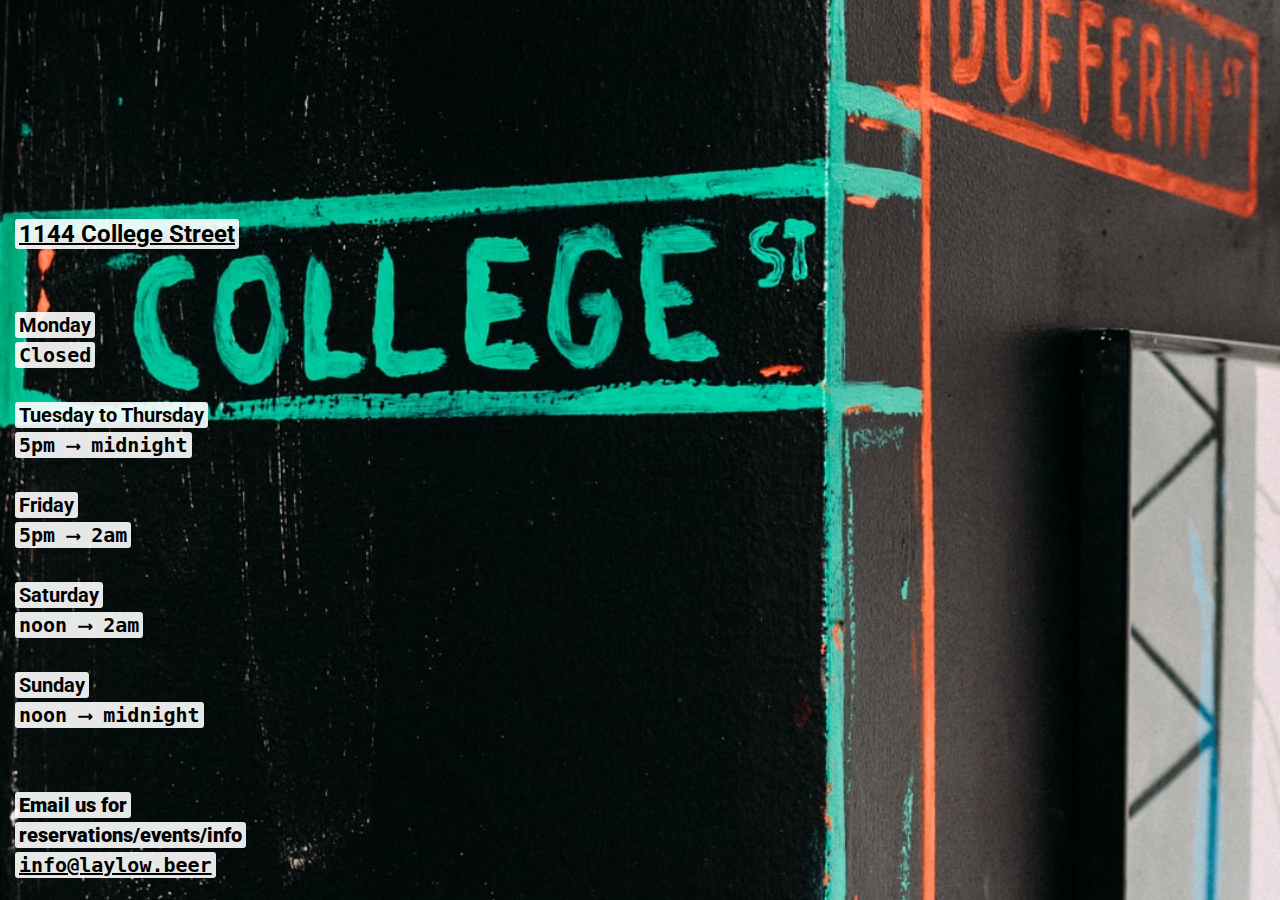
<file: about.html>
<!DOCTYPE html>
<html>

<!-- HTTPS://LAYLOWTO.CA -->
<!-- HTTP://LAYLOW.BEER -->

<head>
  <!-- Global site tag (gtag.js) - Google Analytics -->
  <script async src="https://www.googletagmanager.com/gtag/js?id=UA-54731524-3"></script>
  <script>
    window.dataLayer = window.dataLayer || [];

    function gtag() {
      dataLayer.push(arguments);
    }
    gtag('js', new Date());

    gtag('config', 'UA-54731524-3');
  </script>

  <meta charset="UTF-8">
  <meta name="viewport" content="width=device-width, initial-scale=1, maximum-scale=1, user-scalable=0">
  <meta name="theme-color" content="#000000">

  <title>About Laylow Brewery</title>

  <link rel="publisher" href="https://plus.google.com/b/109348072150458018708/+LaylowtoCa">

  <meta property="og:site_name" content="Laylow Brewery" />
  <meta property="og:title" content="About Laylow Brewery" />
  <meta property="og:url" content="https://laylow.beer/about.html" />
  <meta property="og:type" content="website" />
  <meta property="og:description" content="Toronto's Smallest Brewery. Food by Young Animal - Refined Trinidadian Fare. Candle-lit, with chill hip-hop on the stereo and real service, this urban beer hall is the place to slip away the night."
  />
  <meta property="og:image" content="https://laylow.beer/img/logo-192x192.png" />
  <meta property="og:image:width" content="200" />
  <meta property="og:image:height" content="200" />

  <meta itemprop="name" content="About Laylow Brewery" />
  <meta itemprop="url" content="https://laylow.beer/about.html" />
  <meta itemprop="description" content="Toronto's Smallest Brewery. Food by Young Animal - Refined Trinidadian Fare. Candle-lit, with chill hip-hop on the stereo and real service, this urban beer hall is the place to slip away the night."
  />
  <meta itemprop="thumbnailUrl" content="https://laylow.beer/img/logo-192x192.png" />
  <link rel="image_src" href="https://laylow.beer/img/logo-192x192.png" />
  <meta itemprop="image" content="https://laylow.beer/img/logo-192x192.png" />

  <meta name="twitter:title" content="About Laylow Brewery" />
  <meta name="twitter:image" content="https://laylow.beer/img/logo-192x192.png" />
  <meta name="twitter:url" content="https://laylow.beer/about.html" />
  <meta name="twitter:card" content="summary" />
  <meta name="twitter:description" content="Toronto's Smallest Brewery. Food by Young Animal - Refined Trinidadian Fare. Candle-lit, with chill hip-hop on the stereo and real service, this urban beer hall is the place to slip away the night."
  />
  <meta name="description" content="Toronto's Smallest Brewery. Food by Young Animal - Refined Trinidadian Fare. Candle-lit, with chill hip-hop on the stereo and real service, this urban beer hall is the place to slip away the night."
  />

  <link rel="icon" type="image/png" href="img/beer.png">

  <link rel="stylesheet" href="https://fonts.googleapis.com/css?family=Roboto:300,400,500,700" type="text/css">
  <link rel="stylesheet" href="css/style-about.css">

</head>

<body>

  <a target="_blank" rel="noopener" href="https://maps.google.com/maps?cid=451305810743872542&_ga=2.158354616.38681741.1512111200-144090457.1511560225">
    <span class="highlight address">
      1144 College Street
    </span>
  </a> <br /><br /> <br />
  <span class="highlight">Monday</span> <br />
  <span class="highlight"><code>Closed</code></span> <br /><br />
  <span class="highlight">Tuesday to Thursday</span> <br />
  <span class="highlight"><code>5pm ⟶ midnight</code></span> <br /><br />
  <span class="highlight">Friday</span> <br />
  <span class="highlight"><code>5pm ⟶ 2am</code></span> <br /><br />
  <span class="highlight">Saturday</span> <br />
  <span class="highlight"><code>noon ⟶ 2am</code></span> <br /><br />
  <span class="highlight">Sunday</span> <br />
  <span class="highlight"><code>noon ⟶ midnight</code></span> <br /><br /> <br />

  <span class="highlight"><b>Email us for</span> </b><br />
  <span class="highlight"><b>reservations/events/info</span> </b><br />
  <span class="highlight"><code><a href="mailto:info@laylow.beer">info@laylow.beer</a></code></span>

</body>

</html>
</file>
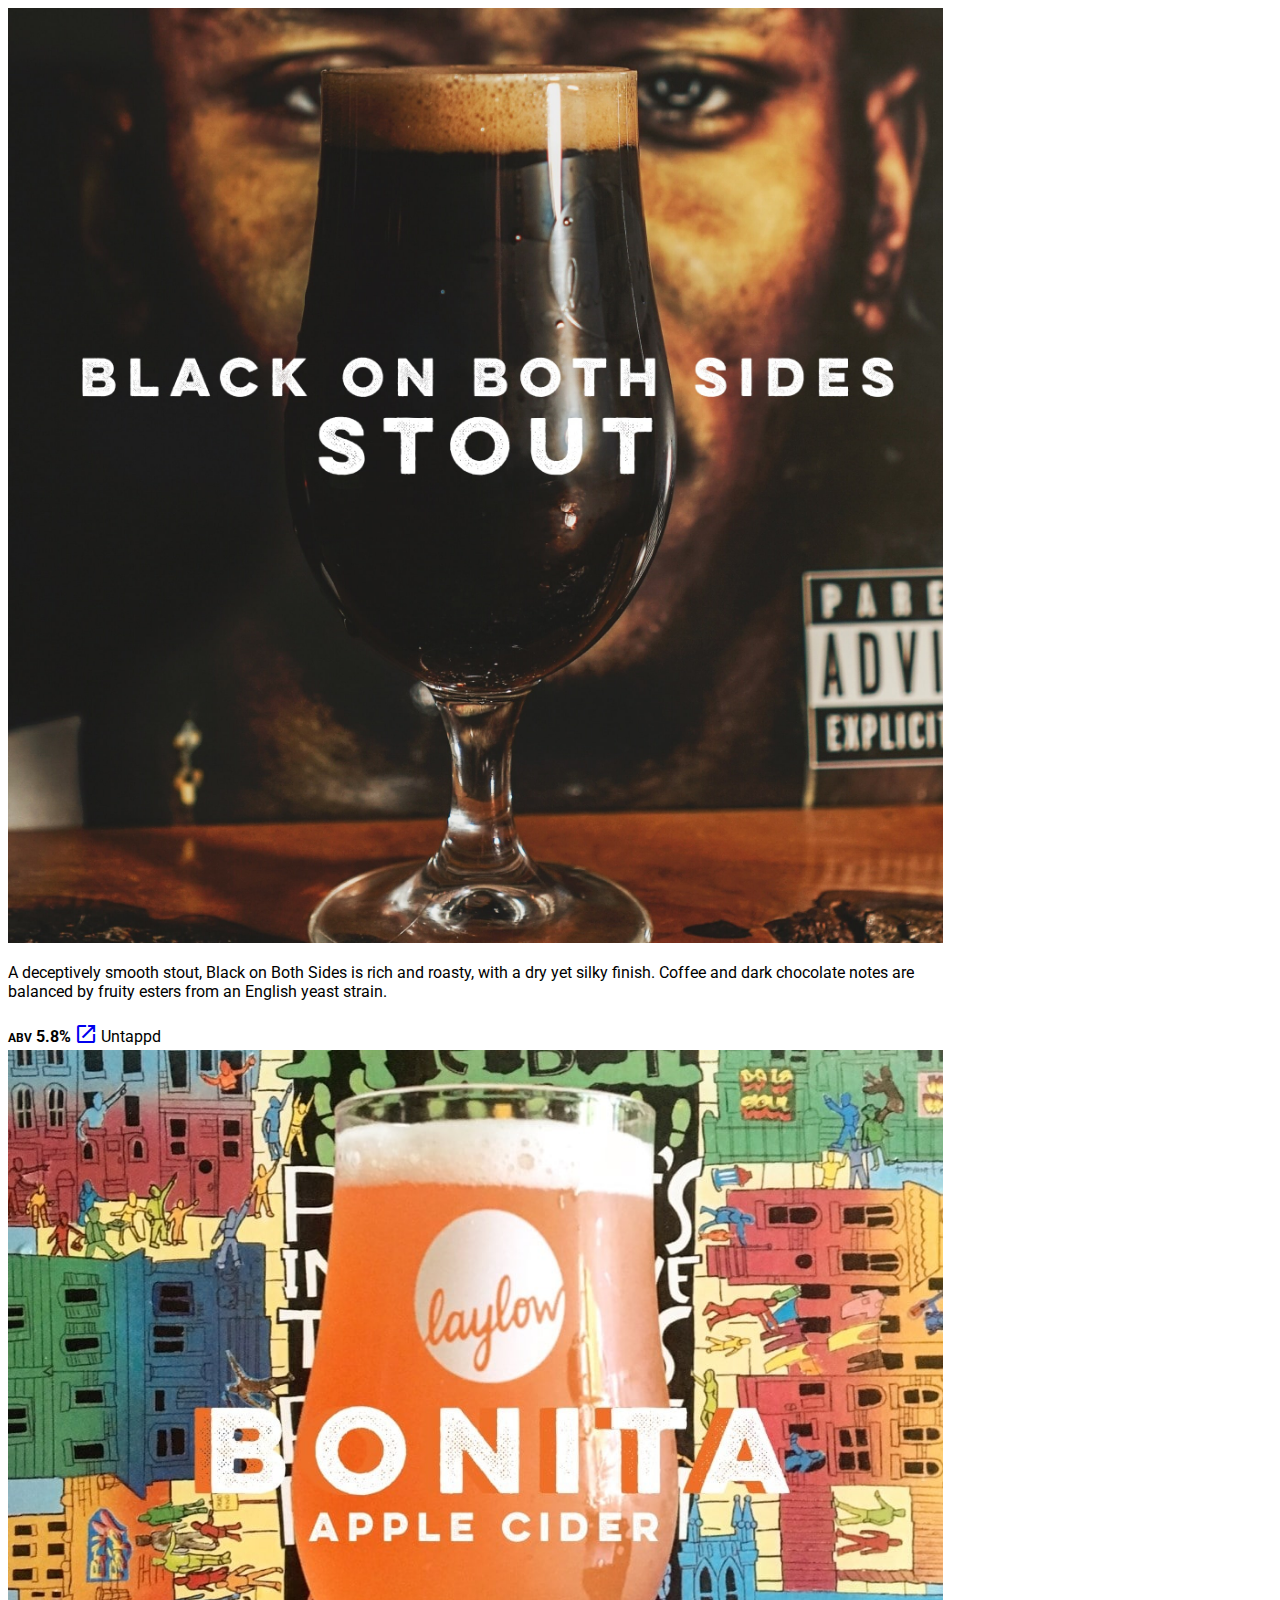
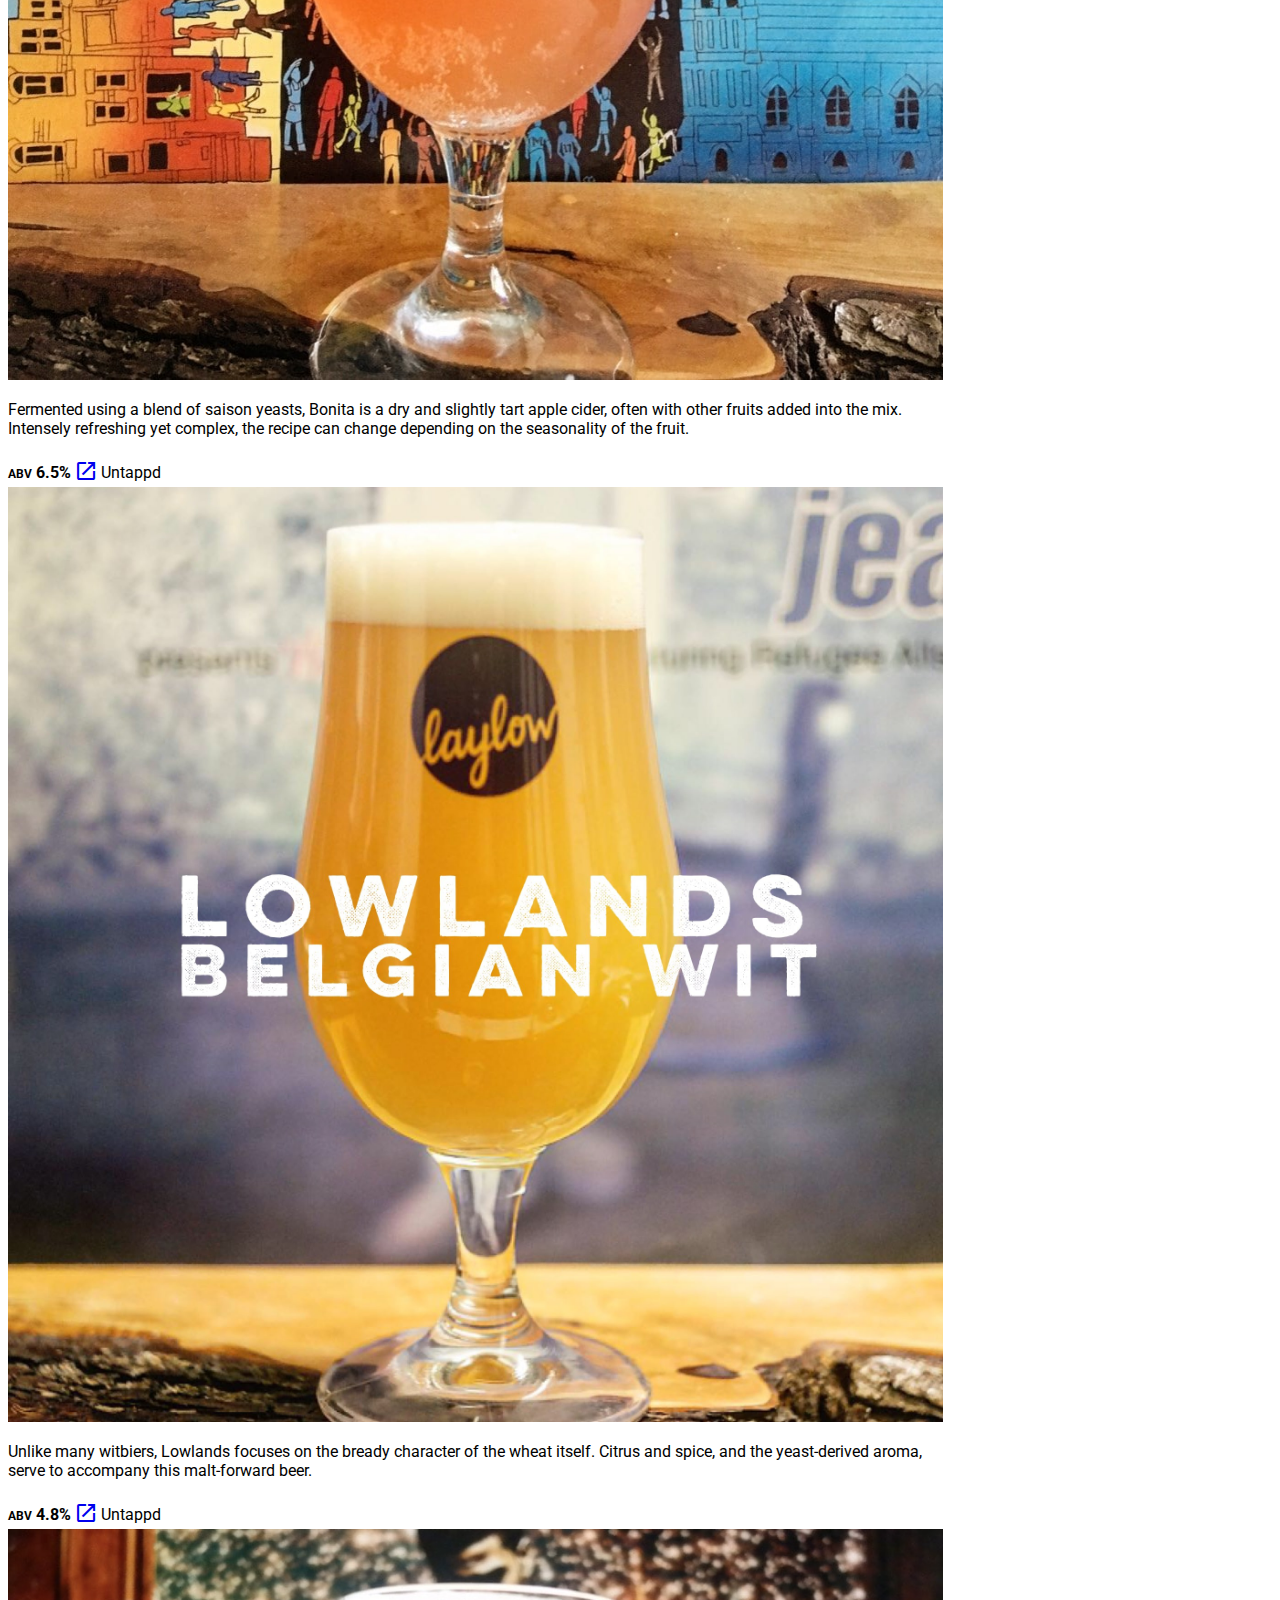
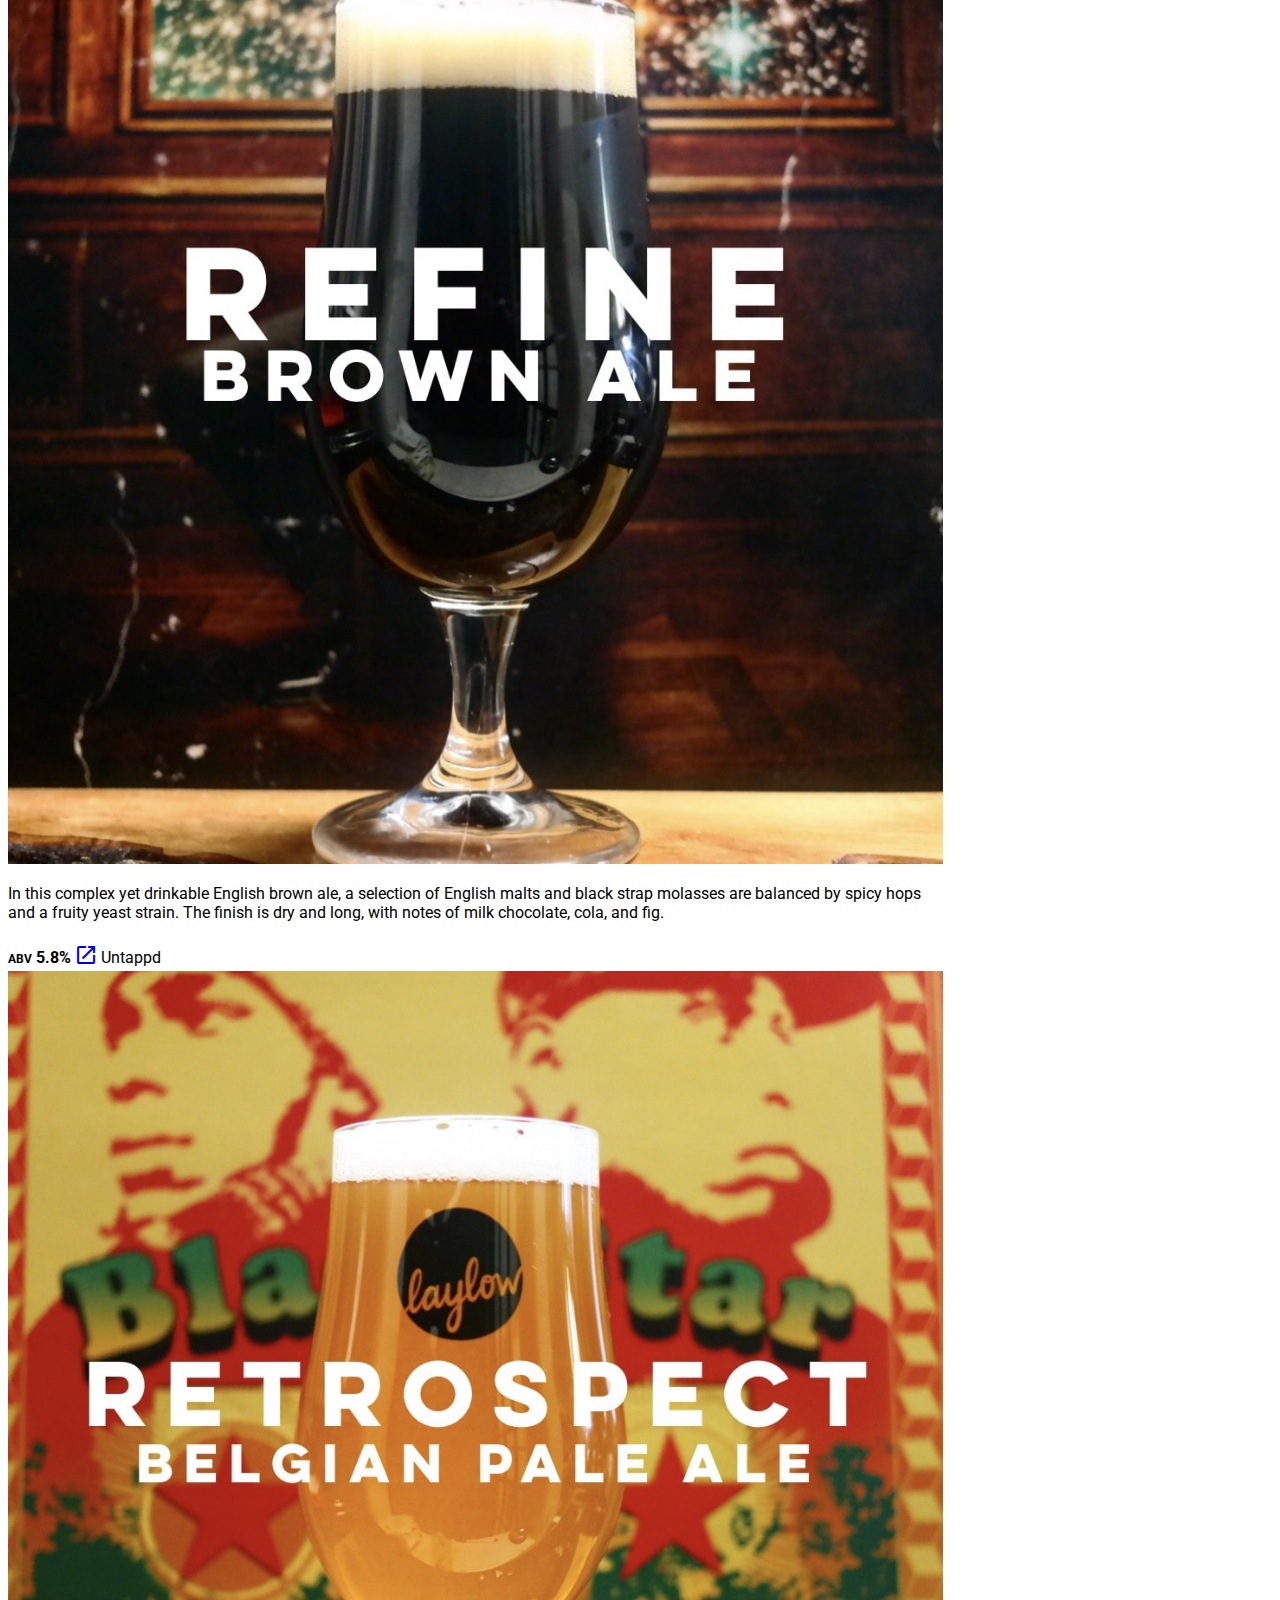
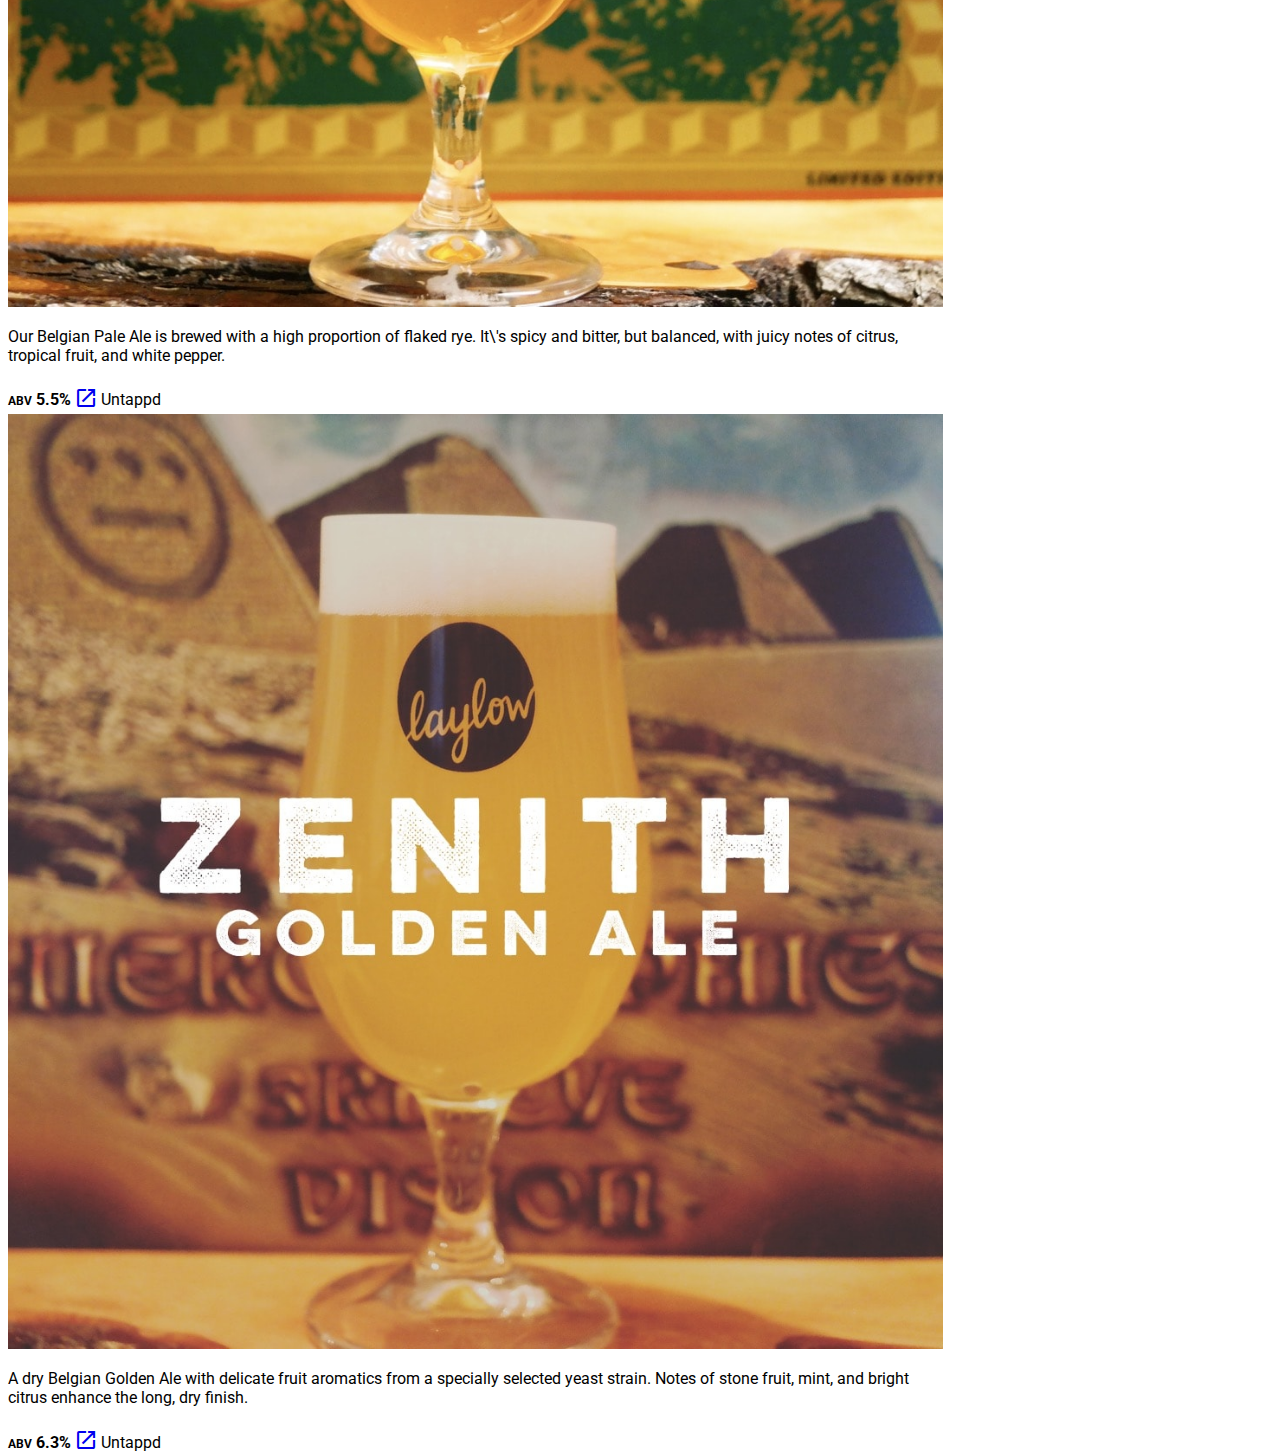
<file: brewery.html>
<!DOCTYPE html>
<html>

<!-- HTTPS://LAYLOWTO.CA -->
<!-- HTTPS://LAYLOW.BEER -->

<head>
  <!-- Global site tag (gtag.js) - Google Analytics -->
  <script async src="https://www.googletagmanager.com/gtag/js?id=UA-54731524-3"></script>
  <script>
    window.dataLayer = window.dataLayer || [];

    function gtag() {
      dataLayer.push(arguments);
    }
    gtag('js', new Date());

    gtag('config', 'UA-54731524-3');
  </script>

  <meta charset="UTF-8">
  <meta name="viewport" content="width=device-width, initial-scale=1, maximum-scale=1, user-scalable=0">
  <meta name="theme-color" content="#000000">

  <title>Brewery</title>

  <link rel="icon" type="image/png" href="img/beer.png">

  <link rel="stylesheet" href="https://fonts.googleapis.com/icon?family=Material+Icons">
  <link rel="stylesheet" href="http://fonts.googleapis.com/css?family=Roboto:300,400,500,700" type="text/css">

  <link rel="stylesheet" href="https://code.getmdl.io/1.3.0/material.blue_grey-amber.min.css" />
  <link rel="stylesheet" href="css/style-beers.css">

  <script defer src="https://code.getmdl.io/1.3.0/material.min.js"></script>

</head>

<body>

  <div class="mdl-layout mdl-js-layout mdl-color--grey-100">
    <main class="mdl-layout__content">
      <div class="mdl-grid">


        <div class="mdl-card mdl-cell mdl-cell--4-col mdl-shadow--2dp">
          <figure class="mdl-card__media">
            <img src="img/beers/black-on-both-sides.jpg" alt="" />
          </figure>
          <div class="mdl-card__supporting-text">
            <p>A deceptively smooth stout, Black on Both Sides is rich and roasty, with a dry yet silky finish. Coffee and dark chocolate notes are balanced by fruity esters from an English yeast strain.</p>
          </div>
          <div class="mdl-card__actions mdl-card--border">
            <span class="mdl-chip mdl-chip--contact">
              <span class="mdl-chip__contact mdl-color--grey-600 mdl-color-text--white" style="font-size:12px"><b>ABV</b></span>
            <span class="mdl-chip__text"><b>5.8%</b></span>
            </span>
            <div class="mdl-layout-spacer"></div>
            <a href="https://untappd.com/b/laylow-brewery-black-on-both-sides/1832495" target="_blank" id="untappd" class="mdl-button mdl-button--icon"><i class="material-icons">launch</i></a>
            <div class="mdl-tooltip mdl-tooltip--left" data-mdl-for="untappd">
              Untappd
            </div>
          </div>
        </div>

        <div class="mdl-card mdl-cell mdl-cell--4-col mdl-shadow--2dp">
          <figure class="mdl-card__media">
            <img src="img/beers/bonita.jpg" alt="" />
          </figure>
          <div class="mdl-card__supporting-text">
            <p>Fermented using a blend of saison yeasts, Bonita is a dry and slightly tart apple cider, often with other fruits added into the mix. Intensely refreshing yet complex, the recipe can change depending on the seasonality of the fruit.</p>
          </div>
          <div class="mdl-card__actions mdl-card--border">
            <span class="mdl-chip mdl-chip--contact">
              <span class="mdl-chip__contact mdl-color--grey-600 mdl-color-text--white" style="font-size:12px"><b>ABV</b></span>
            <span class="mdl-chip__text"><b>6.5%</b></span>
            </span>
            <div class="mdl-layout-spacer"></div>
            <a href="https://untappd.com/b/laylow-brewery-bonita/2180004" target="_blank" id="untappd" class="mdl-button mdl-button--icon"><i class="material-icons">launch</i></a>
            <div class="mdl-tooltip mdl-tooltip--left" data-mdl-for="untappd">
              Untappd
            </div>
          </div>
        </div>

        <div class="mdl-card mdl-cell mdl-cell--4-col mdl-shadow--2dp">
          <figure class="mdl-card__media">
            <img src="img/beers/lowlands.jpg" alt="" />
          </figure>
          <div class="mdl-card__supporting-text">
            <p>Unlike many witbiers, Lowlands focuses on the bready character of the wheat itself. Citrus and spice, and the yeast-derived aroma, serve to accompany this malt-forward beer.</p>
          </div>
          <div class="mdl-card__actions mdl-card--border">
            <span class="mdl-chip mdl-chip--contact">
              <span class="mdl-chip__contact mdl-color--grey-600 mdl-color-text--white" style="font-size:12px"><b>ABV</b></span>
            <span class="mdl-chip__text"><b>4.8%</b></span>
            </span>
            <div class="mdl-layout-spacer"></div>
            <a href="https://untappd.com/b/laylow-brewery-lowlands/1878712" target="_blank" id="untappd" class="mdl-button mdl-button--icon"><i class="material-icons">launch</i></a>
            <div class="mdl-tooltip mdl-tooltip--left" data-mdl-for="untappd">
              Untappd
            </div>
          </div>
        </div>

        <div class="mdl-card mdl-cell mdl-cell--4-col mdl-shadow--2dp">
          <figure class="mdl-card__media">
            <img src="img/beers/refine.jpg" alt="" />
          </figure>
          <div class="mdl-card__supporting-text">
            <p>In this complex yet drinkable English brown ale, a selection of English malts and black strap molasses are balanced by spicy hops and a fruity yeast strain. The finish is dry and long, with notes of milk chocolate, cola, and fig.</p>
          </div>
          <div class="mdl-card__actions mdl-card--border">
            <span class="mdl-chip mdl-chip--contact">
              <span class="mdl-chip__contact mdl-color--grey-600 mdl-color-text--white" style="font-size:12px"><b>ABV</b></span>
            <span class="mdl-chip__text"><b>5.8%</b></span>
            </span>
            <div class="mdl-layout-spacer"></div>
            <a href="https://untappd.com/b/laylow-brewery-refine/2069108" target="_blank" id="untappd" class="mdl-button mdl-button--icon"><i class="material-icons">launch</i></a>
            <div class="mdl-tooltip mdl-tooltip--left" data-mdl-for="untappd">
              Untappd
            </div>
          </div>
        </div>

        <div class="mdl-card mdl-cell mdl-cell--4-col mdl-shadow--2dp">
          <figure class="mdl-card__media">
            <img src="img/beers/retrospect.jpg" alt="" />
          </figure>
          <div class="mdl-card__supporting-text">
            <p>Our Belgian Pale Ale is brewed with a high proportion of flaked rye. It\'s spicy and bitter, but balanced, with juicy notes of citrus, tropical fruit, and white pepper.</p>
          </div>
          <div class="mdl-card__actions mdl-card--border">
            <span class="mdl-chip mdl-chip--contact">
              <span class="mdl-chip__contact mdl-color--grey-600 mdl-color-text--white" style="font-size:12px"><b>ABV</b></span>
            <span class="mdl-chip__text"><b>5.5%</b></span>
            </span>
            <div class="mdl-layout-spacer"></div>
            <a href="https://untappd.com/b/laylow-brewery-retrospect/2012584" target="_blank" id="untappd" class="mdl-button mdl-button--icon"><i class="material-icons">launch</i></a>
            <div class="mdl-tooltip mdl-tooltip--left" data-mdl-for="untappd">
              Untappd
            </div>
          </div>
        </div>

        <div class="mdl-card mdl-cell mdl-cell--4-col mdl-shadow--2dp">
          <figure class="mdl-card__media">
            <img src="img/beers/zenith.jpg" alt="" />
          </figure>
          <div class="mdl-card__supporting-text">
            <p>A dry Belgian Golden Ale with delicate fruit aromatics from a specially selected yeast strain. Notes of stone fruit, mint, and bright citrus enhance the long, dry finish.</p>
          </div>
          <div class="mdl-card__actions mdl-card--border">
            <span class="mdl-chip mdl-chip--contact">
              <span class="mdl-chip__contact mdl-color--grey-600 mdl-color-text--white" style="font-size:12px"><b>ABV</b></span>
            <span class="mdl-chip__text"><b>6.3%</b></span>
            </span>
            <div class="mdl-layout-spacer"></div>
            <a href="https://untappd.com/b/laylow-brewery-zenith/1867295" target="_blank" id="untappd" class="mdl-button mdl-button--icon"><i class="material-icons">launch</i></a>
            <div class="mdl-tooltip mdl-tooltip--left" data-mdl-for="untappd">
              Untappd
            </div>
          </div>
        </div>

      </div>
    </main>
  </div>

</body>

</html>
</file>
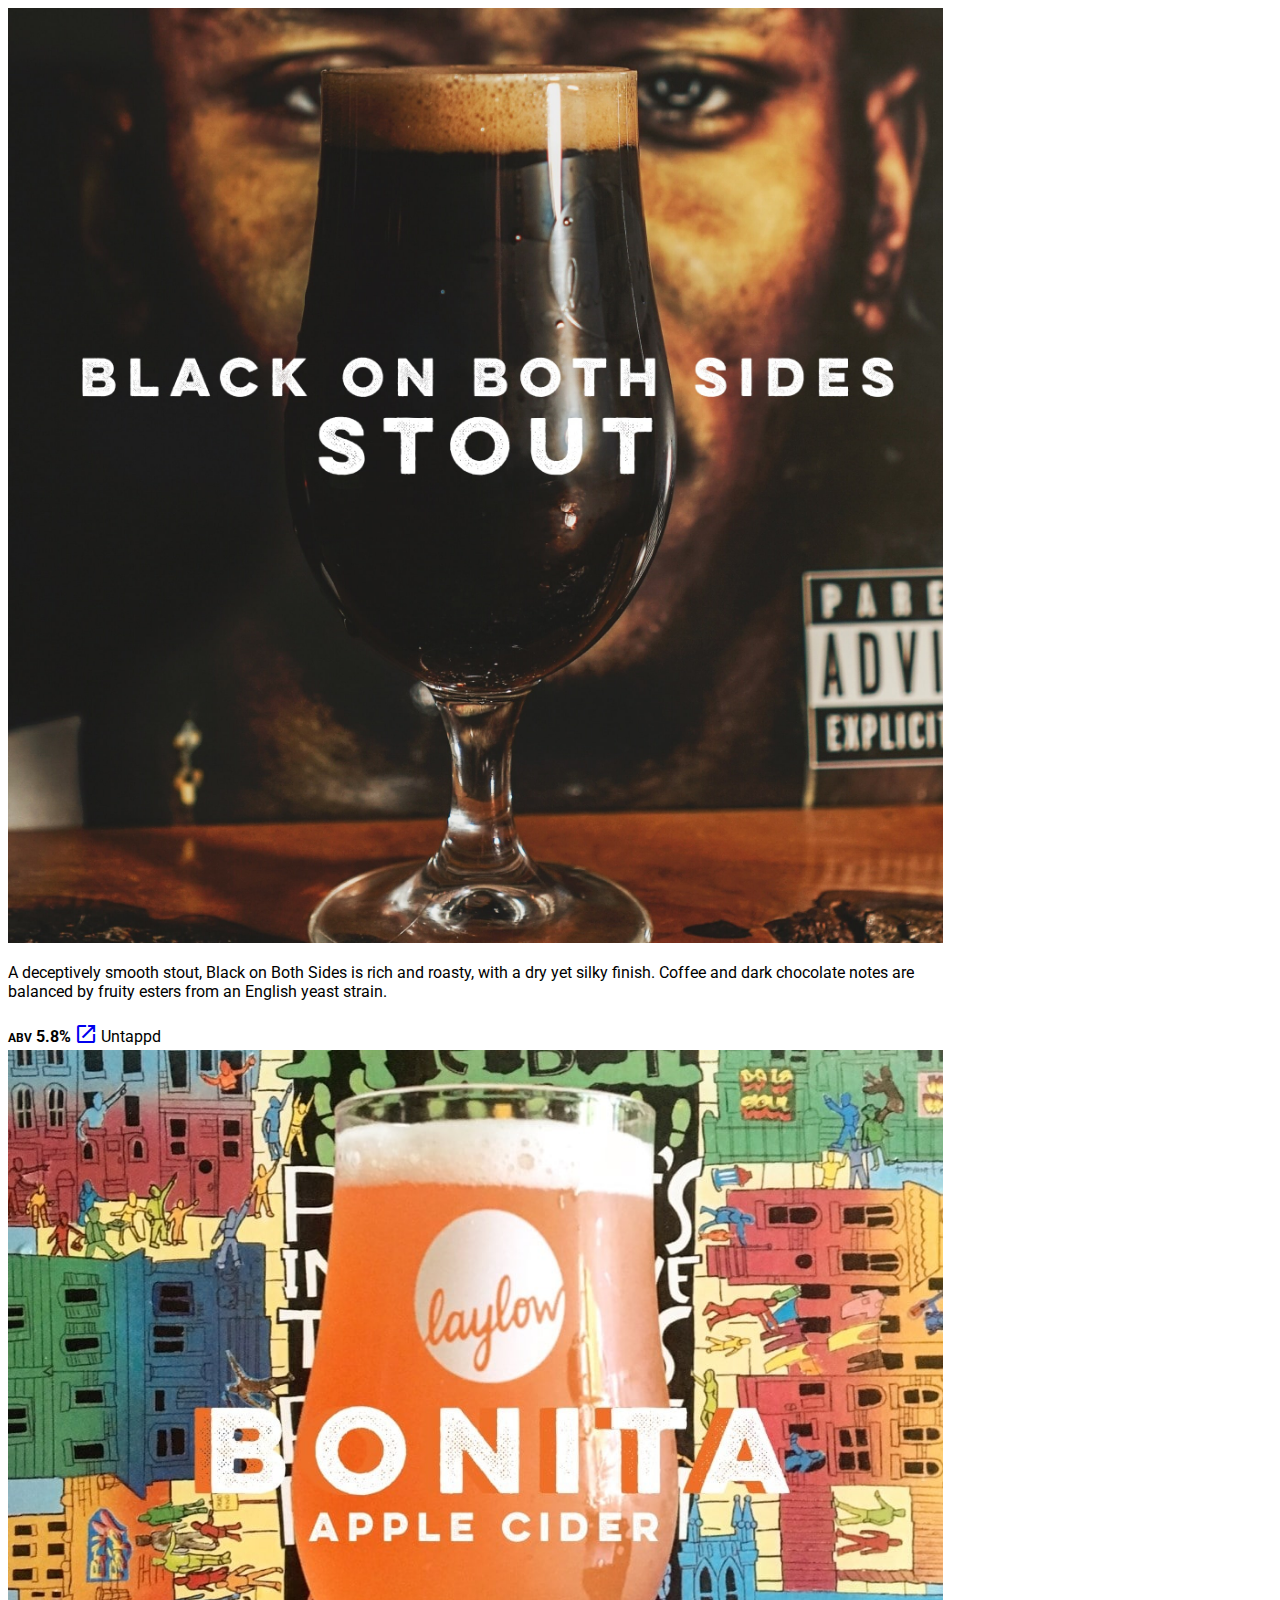
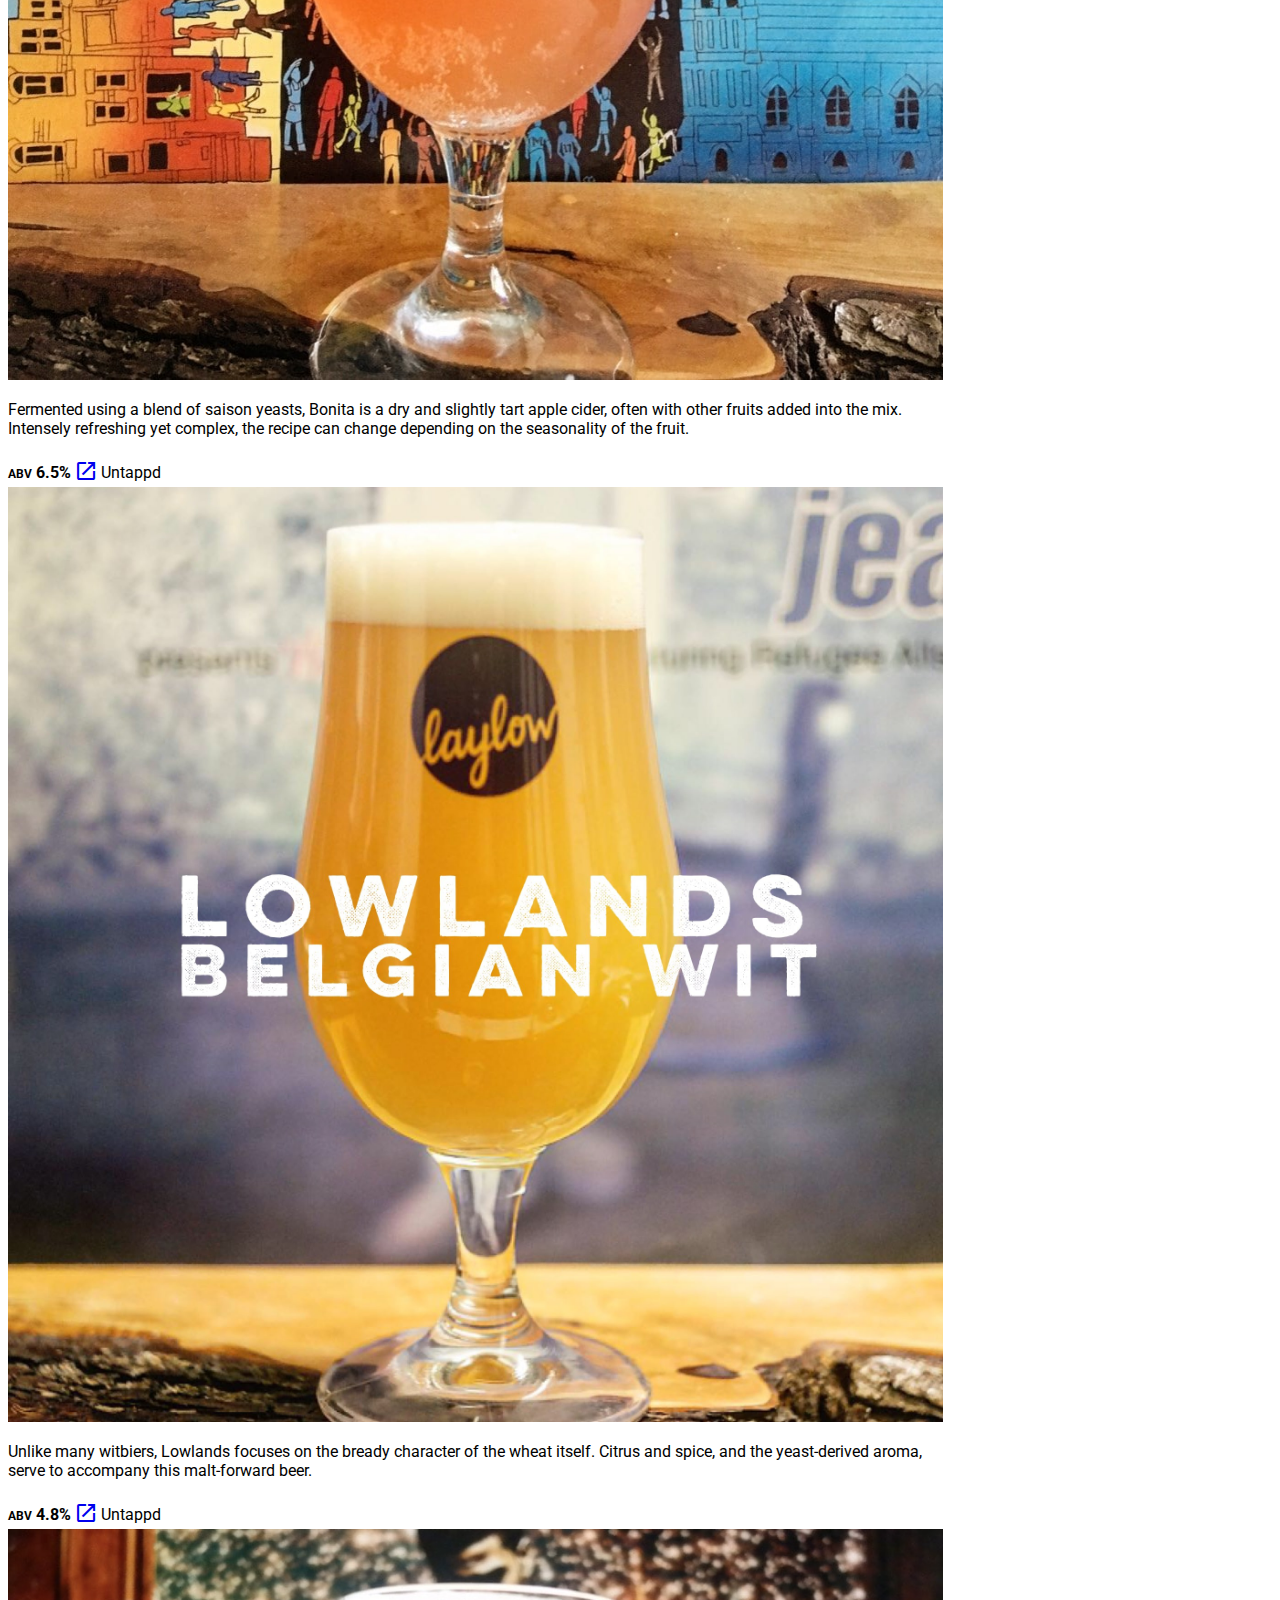
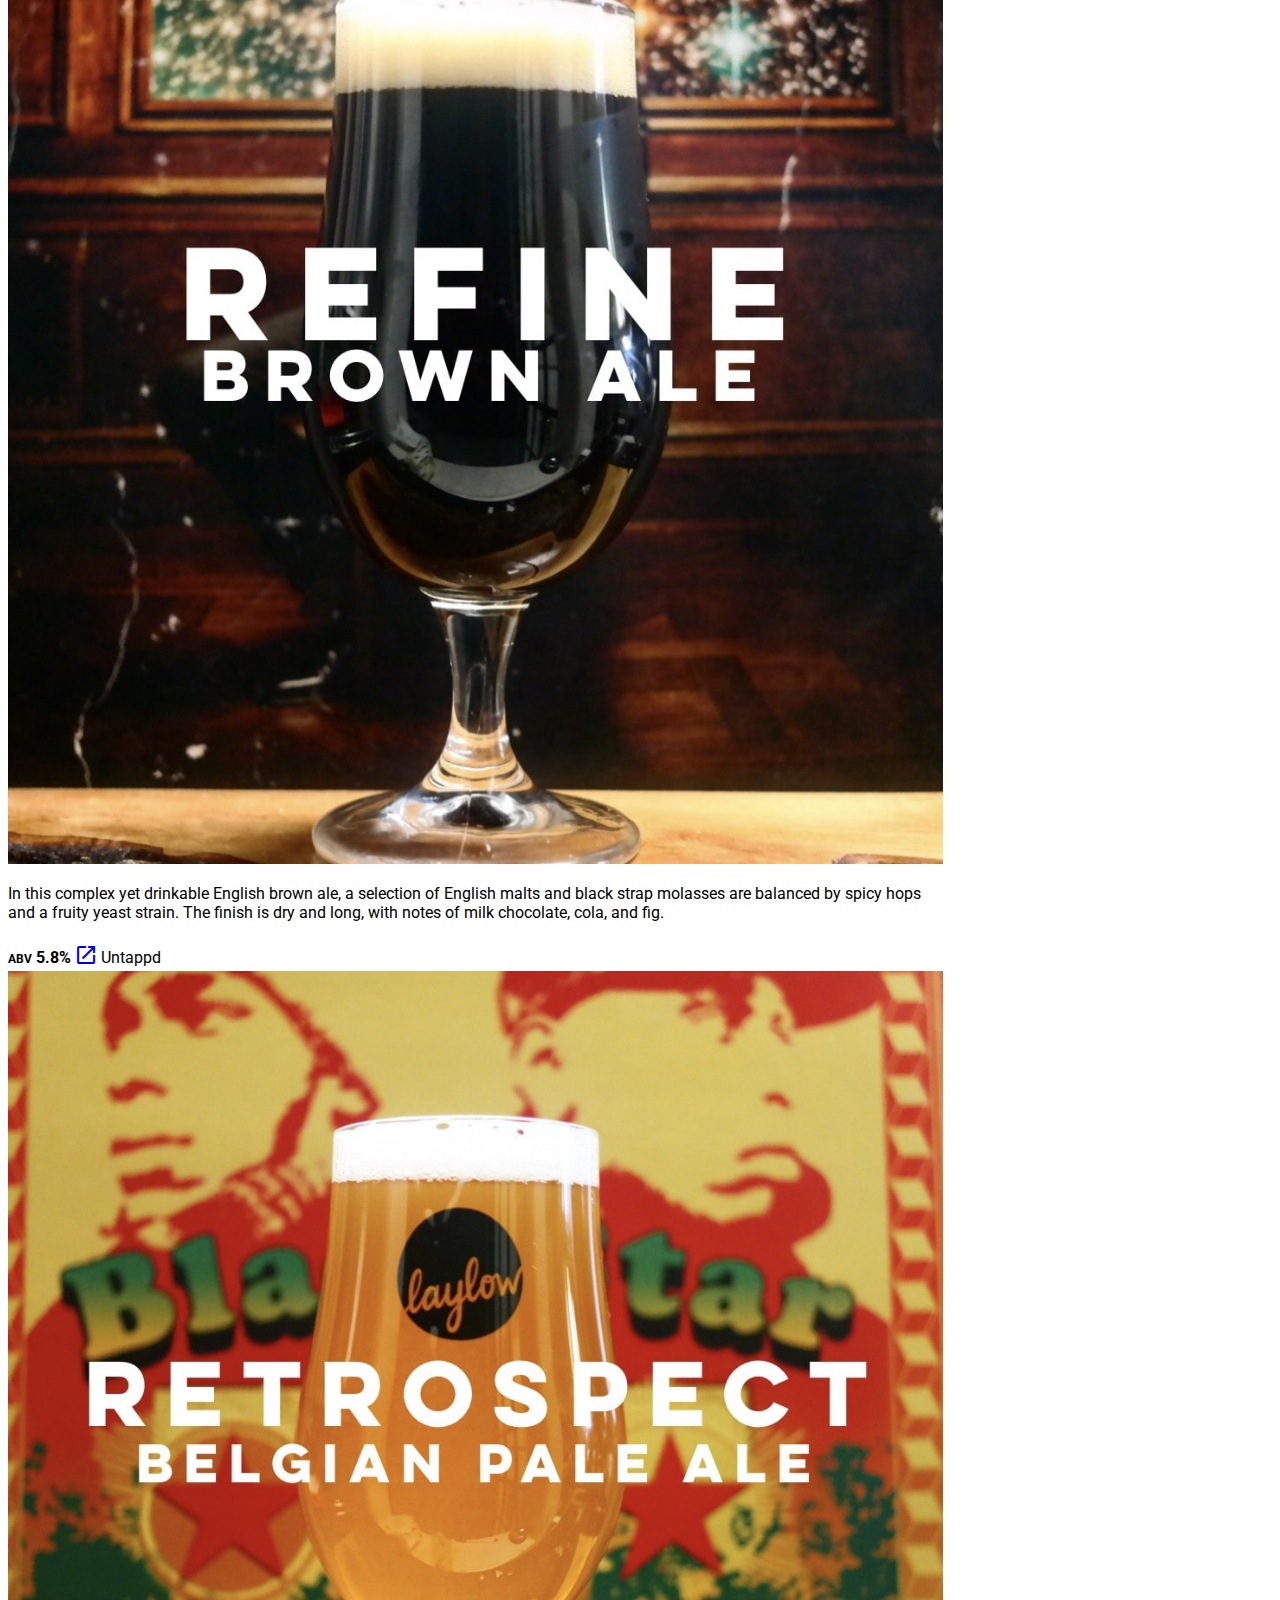
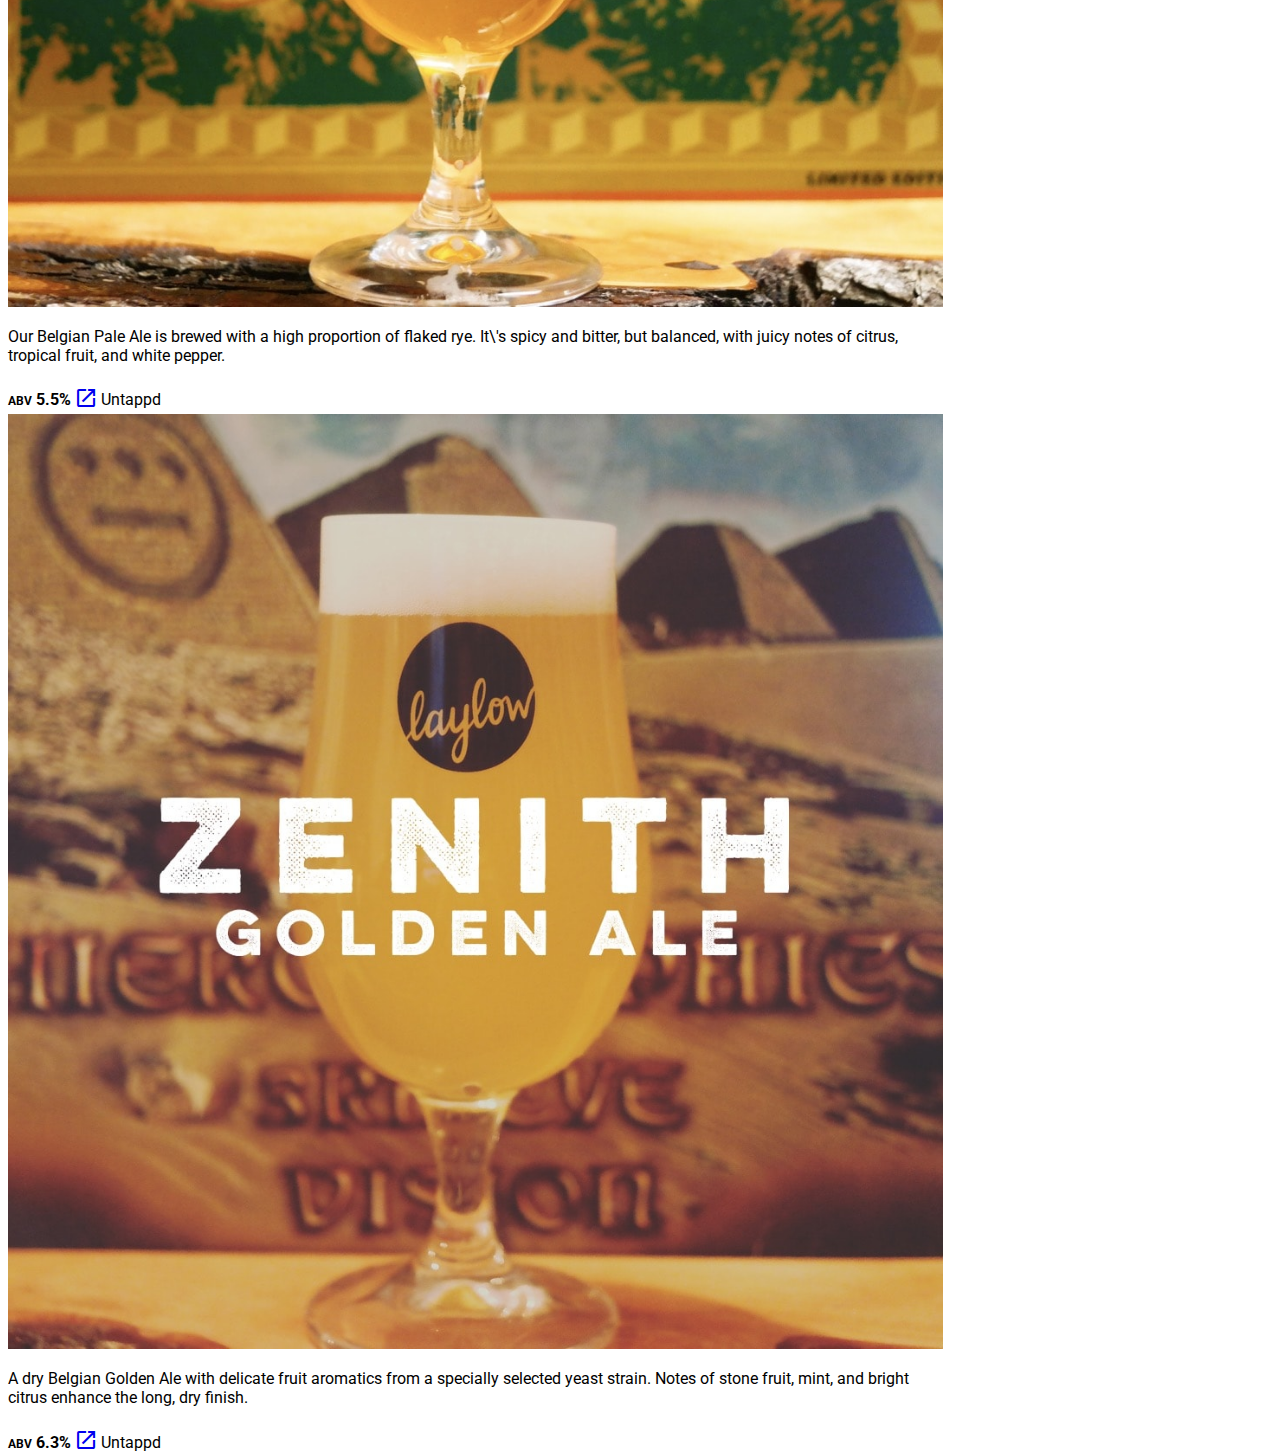
<file: brewing.html>
<!DOCTYPE html>
<html>

<!-- HTTPS://LAYLOWTO.CA -->
<!-- HTTPS://LAYLOW.BEER -->

<head>
  <!-- Global site tag (gtag.js) - Google Analytics -->
  <script async src="https://www.googletagmanager.com/gtag/js?id=UA-54731524-3"></script>
  <script>
    window.dataLayer = window.dataLayer || [];

    function gtag() {
      dataLayer.push(arguments);
    }
    gtag('js', new Date());

    gtag('config', 'UA-54731524-3');
  </script>

  <meta charset="UTF-8">
  <meta name="viewport" content="width=device-width, initial-scale=1, maximum-scale=1, user-scalable=0">
  <meta name="theme-color" content="#000000">

  <title>Brewing @ Laylow Brewery</title>

  <link rel="publisher" href="https://plus.google.com/b/109348072150458018708/+LaylowtoCa">

  <meta property="og:site_name" content="Laylow Brewery" />
  <meta property="og:title" content="Brewing @ Laylow Brewery" />
  <meta property="og:url" content="https://laylow.beer/brewing.html" />
  <meta property="og:type" content="website" />
  <meta property="og:description" content="Toronto's Smallest Brewery. Food by Young Animal - Refined Trinidadian Fare. Candle-lit, with chill hip-hop on the stereo and real service, this urban beer hall is the place to slip away the night."
  />
  <meta property="og:image" content="https://laylow.beer/img/logo-192x192.png" />
  <meta property="og:image:width" content="200" />
  <meta property="og:image:height" content="200" />

  <meta itemprop="name" content="Brewing @ Laylow Brewery" />
  <meta itemprop="url" content="https://laylow.beer/brewing.html" />
  <meta itemprop="description" content="Toronto's Smallest Brewery. Food by Young Animal - Refined Trinidadian Fare. Candle-lit, with chill hip-hop on the stereo and real service, this urban beer hall is the place to slip away the night."
  />
  <meta itemprop="thumbnailUrl" content="https://laylow.beer/img/logo-192x192.png" />
  <link rel="image_src" href="https://laylow.beer/img/logo-192x192.png" />
  <meta itemprop="image" content="https://laylow.beer/img/logo-192x192.png" />

  <meta name="twitter:title" content="Brewing @ Laylow Brewery" />
  <meta name="twitter:image" content="https://laylow.beer/img/logo-192x192.png" />
  <meta name="twitter:url" content="https://laylow.beer/brewing.html" />
  <meta name="twitter:card" content="summary" />
  <meta name="twitter:description" content="Toronto's Smallest Brewery. Food by Young Animal - Refined Trinidadian Fare. Candle-lit, with chill hip-hop on the stereo and real service, this urban beer hall is the place to slip away the night."
  />
  <meta name="description" content="Toronto's Smallest Brewery. Food by Young Animal - Refined Trinidadian Fare. Candle-lit, with chill hip-hop on the stereo and real service, this urban beer hall is the place to slip away the night."
  />

  <link rel="icon" type="image/png" href="img/beer.png">

  <link rel="stylesheet" href="https://fonts.googleapis.com/icon?family=Material+Icons">
  <link rel="stylesheet" href="https://fonts.googleapis.com/css?family=Roboto:300,400,500,700" type="text/css">

  <link rel="stylesheet" href="https://code.getmdl.io/1.3.0/material.blue_grey-amber.min.css" />
  <link rel="stylesheet" href="css/style-brewing.css">

  <script defer src="https://code.getmdl.io/1.3.0/material.min.js"></script>

</head>

<body>

  <div class="mdl-layout mdl-js-layout mdl-color--grey-100">
    <main class="mdl-layout__content">
      <div class="mdl-grid">


        <div class="mdl-card mdl-cell mdl-cell--4-col mdl-shadow--2dp">
          <figure class="mdl-card__media">
            <img src="img/beers/black-on-both-sides.jpg" alt="" />
          </figure>
          <div class="mdl-card__supporting-text">
            <p>A deceptively smooth stout, Black on Both Sides is rich and roasty, with a dry yet silky finish. Coffee and dark chocolate notes are balanced by fruity esters from an English yeast strain.</p>
          </div>
          <div class="mdl-card__actions mdl-card--border">
            <span class="mdl-chip mdl-chip--contact">
              <span class="mdl-chip__contact mdl-color--grey-600 mdl-color-text--white" style="font-size:12px"><b>ABV</b></span>
            <span class="mdl-chip__text"><b>5.8%</b></span>
            </span>
            <div class="mdl-layout-spacer"></div>
            <a href="https://untappd.com/b/laylow-brewery-black-on-both-sides/1832495" target="_blank"  rel="noopener" id="untappd" class="mdl-button mdl-button--icon"><i class="material-icons">launch</i></a>
            <div class="mdl-tooltip mdl-tooltip--left" data-mdl-for="untappd">
              Untappd
            </div>
          </div>
        </div>

        <div class="mdl-card mdl-cell mdl-cell--4-col mdl-shadow--2dp">
          <figure class="mdl-card__media">
            <img src="img/beers/bonita.jpg" alt="" />
          </figure>
          <div class="mdl-card__supporting-text">
            <p>Fermented using a blend of saison yeasts, Bonita is a dry and slightly tart apple cider, often with other fruits added into the mix. Intensely refreshing yet complex, the recipe can change depending on the seasonality of the fruit.</p>
          </div>
          <div class="mdl-card__actions mdl-card--border">
            <span class="mdl-chip mdl-chip--contact">
              <span class="mdl-chip__contact mdl-color--grey-600 mdl-color-text--white" style="font-size:12px"><b>ABV</b></span>
            <span class="mdl-chip__text"><b>6.5%</b></span>
            </span>
            <div class="mdl-layout-spacer"></div>
            <a href="https://untappd.com/b/laylow-brewery-bonita/2180004" target="_blank" rel="noopener" id="untappd" class="mdl-button mdl-button--icon"><i class="material-icons">launch</i></a>
            <div class="mdl-tooltip mdl-tooltip--left" data-mdl-for="untappd">
              Untappd
            </div>
          </div>
        </div>

        <div class="mdl-card mdl-cell mdl-cell--4-col mdl-shadow--2dp">
          <figure class="mdl-card__media">
            <img src="img/beers/lowlands.jpg" alt="" />
          </figure>
          <div class="mdl-card__supporting-text">
            <p>Unlike many witbiers, Lowlands focuses on the bready character of the wheat itself. Citrus and spice, and the yeast-derived aroma, serve to accompany this malt-forward beer.</p>
          </div>
          <div class="mdl-card__actions mdl-card--border">
            <span class="mdl-chip mdl-chip--contact">
              <span class="mdl-chip__contact mdl-color--grey-600 mdl-color-text--white" style="font-size:12px"><b>ABV</b></span>
            <span class="mdl-chip__text"><b>4.8%</b></span>
            </span>
            <div class="mdl-layout-spacer"></div>
            <a href="https://untappd.com/b/laylow-brewery-lowlands/1878712" target="_blank" rel="noopener" id="untappd" class="mdl-button mdl-button--icon"><i class="material-icons">launch</i></a>
            <div class="mdl-tooltip mdl-tooltip--left" data-mdl-for="untappd">
              Untappd
            </div>
          </div>
        </div>

        <div class="mdl-card mdl-cell mdl-cell--4-col mdl-shadow--2dp">
          <figure class="mdl-card__media">
            <img src="img/beers/refine.jpg" alt="" />
          </figure>
          <div class="mdl-card__supporting-text">
            <p>In this complex yet drinkable English brown ale, a selection of English malts and black strap molasses are balanced by spicy hops and a fruity yeast strain. The finish is dry and long, with notes of milk chocolate, cola, and fig.</p>
          </div>
          <div class="mdl-card__actions mdl-card--border">
            <span class="mdl-chip mdl-chip--contact">
              <span class="mdl-chip__contact mdl-color--grey-600 mdl-color-text--white" style="font-size:12px"><b>ABV</b></span>
            <span class="mdl-chip__text"><b>5.8%</b></span>
            </span>
            <div class="mdl-layout-spacer"></div>
            <a href="https://untappd.com/b/laylow-brewery-refine/2069108" target="_blank" rel="noopener" id="untappd" class="mdl-button mdl-button--icon"><i class="material-icons">launch</i></a>
            <div class="mdl-tooltip mdl-tooltip--left" data-mdl-for="untappd">
              Untappd
            </div>
          </div>
        </div>

        <div class="mdl-card mdl-cell mdl-cell--4-col mdl-shadow--2dp">
          <figure class="mdl-card__media">
            <img src="img/beers/retrospect.jpg" alt="" />
          </figure>
          <div class="mdl-card__supporting-text">
            <p>Our Belgian Pale Ale is brewed with a high proportion of flaked rye. It\'s spicy and bitter, but balanced, with juicy notes of citrus, tropical fruit, and white pepper.</p>
          </div>
          <div class="mdl-card__actions mdl-card--border">
            <span class="mdl-chip mdl-chip--contact">
              <span class="mdl-chip__contact mdl-color--grey-600 mdl-color-text--white" style="font-size:12px"><b>ABV</b></span>
            <span class="mdl-chip__text"><b>5.5%</b></span>
            </span>
            <div class="mdl-layout-spacer"></div>
            <a href="https://untappd.com/b/laylow-brewery-retrospect/2012584" target="_blank" rel="noopener" id="untappd" class="mdl-button mdl-button--icon"><i class="material-icons">launch</i></a>
            <div class="mdl-tooltip mdl-tooltip--left" data-mdl-for="untappd">
              Untappd
            </div>
          </div>
        </div>

        <div class="mdl-card mdl-cell mdl-cell--4-col mdl-shadow--2dp">
          <figure class="mdl-card__media">
            <img src="img/beers/zenith.jpg" alt="" />
          </figure>
          <div class="mdl-card__supporting-text">
            <p>A dry Belgian Golden Ale with delicate fruit aromatics from a specially selected yeast strain. Notes of stone fruit, mint, and bright citrus enhance the long, dry finish.</p>
          </div>
          <div class="mdl-card__actions mdl-card--border">
            <span class="mdl-chip mdl-chip--contact">
              <span class="mdl-chip__contact mdl-color--grey-600 mdl-color-text--white" style="font-size:12px"><b>ABV</b></span>
            <span class="mdl-chip__text"><b>6.3%</b></span>
            </span>
            <div class="mdl-layout-spacer"></div>
            <a href="https://untappd.com/b/laylow-brewery-zenith/1867295" target="_blank" rel="noopener" id="untappd" class="mdl-button mdl-button--icon"><i class="material-icons">launch</i></a>
            <div class="mdl-tooltip mdl-tooltip--left" data-mdl-for="untappd">
              Untappd
            </div>
          </div>
        </div>

      </div>
    </main>
  </div>

</body>

</html>
</file>
<file: css/style-about.css>
html {
  height: 100vh;
  background: url("../img/about.jpg") no-repeat center center;
  -webkit-background-size: cover;
  -moz-background-size: cover;
  -o-background-size: cover;
  background-size: cover;
  background-attachment: fixed;
}

body {
  font-family: 'Roboto';
  font-size: 20px;
  color: #000000;
  font-weight: bold;
  line-height: 30px;
  position: absolute;
  overflow:auto;
  margin: 15px;
}

.address {
  font-size: 24px;
}

.highlight {
  background-color: rgba(255,255,255,0.9);
  padding-left: 4px;
  padding-right: 4px;
  padding-top: 1px;
  padding-bottom: 1px;
  border-radius: 3px;
}

a {
  color: black;
}

@media (min-height: 650px) {
  body {
    bottom: 5px;
  }
}
</file>
<file: css/style-beers.css>
html {
  height: 100%;
}

body {
  font-family: 'Roboto';
}

.mdl-grid {
  max-width: 90%;
}

@media (min-width: 1000px) {
  .mdl-grid {
    max-width: 74%;
  }
}

.mdl-card__media {
  margin: 0;
}

.mdl-card__media>img {
  max-width: 100%;
}

.mdl-card__supporting-text {
  padding-bottom: 5px;
}

.mdl-card__actions {
  display: flex;
  box-sizing: border-box;
  align-items: center;
  margin-top: auto;
}

.mdl-card__actions>.mdl-button--icon {
  margin-right: 3px;
  margin-left: 3px;
}

.material-icons.md-dark {
  color: rgba(0, 0, 0, 0.7);
}
</file>
<file: css/style-brewing.css>
html {
  height: 100%;
}

body {
  font-family: 'Roboto';
}

.mdl-grid {
  max-width: 90%;
}

@media (min-width: 1000px) {
  .mdl-grid {
    max-width: 74%;
  }
}

.mdl-card__media {
  margin: 0;
}

.mdl-card__media>img {
  max-width: 100%;
}

.mdl-card__supporting-text {
  padding-bottom: 5px;
}

.mdl-card__actions {
  display: flex;
  box-sizing: border-box;
  align-items: center;
  margin-top: auto;
}

.mdl-card__actions>.mdl-button--icon {
  margin-right: 3px;
  margin-left: 3px;
}

.material-icons.md-dark {
  color: rgba(0, 0, 0, 0.7);
}
</file>
